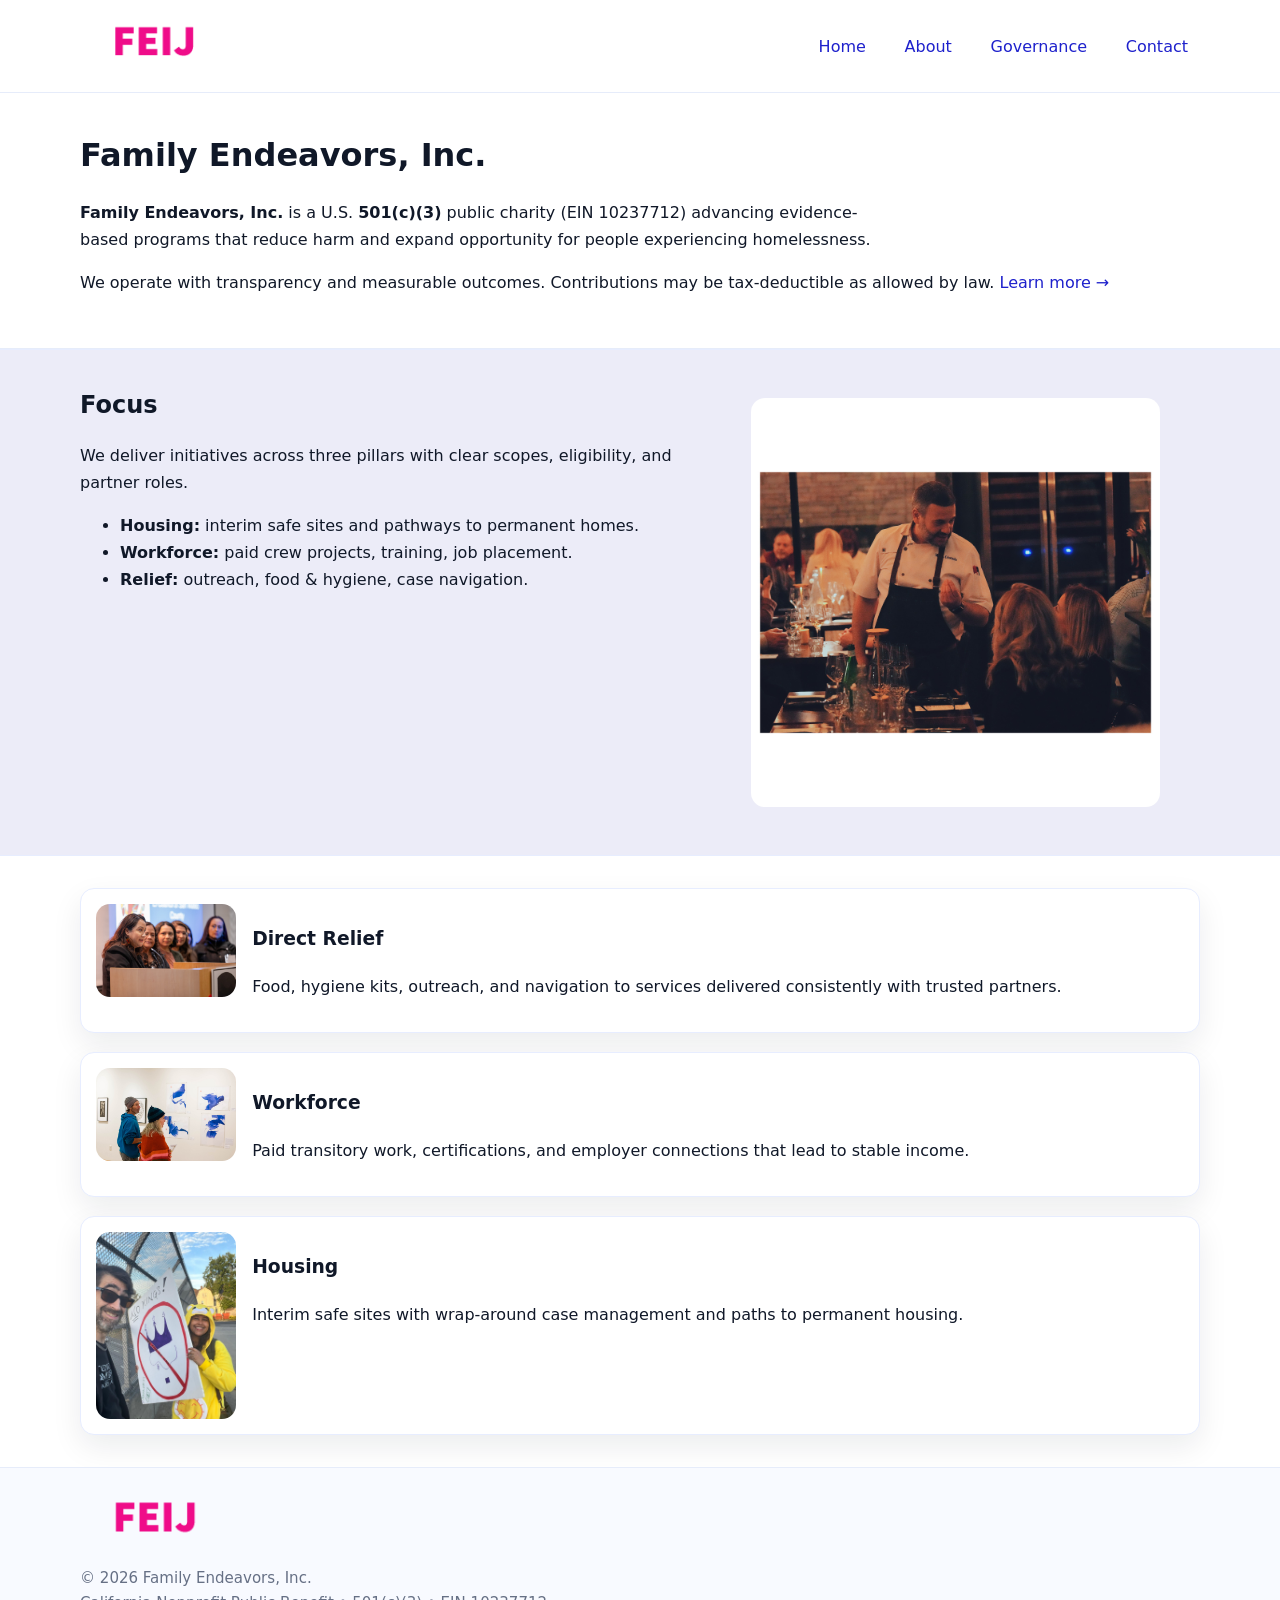
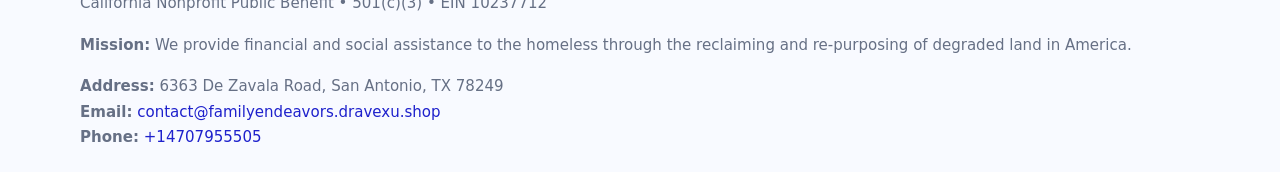
<file: index.html>
<!doctype html>
<html lang="en">
<head>
<meta charset="utf-8"/><meta name="viewport" content="width=device-width,initial-scale=1"/>
<title>Family Endeavors, Inc. – Nonprofit • 2025</title>
<link rel="stylesheet" href="assets/styles.css"/><link rel="icon" href="images/logo.png">
<meta name="data-ein" content="10237712"><meta name="data-name" content="Family Endeavors, Inc.">
<meta name="data-email" content="contact@familyendeavors.dravexu.shop"><meta name="data-phone" content="+14707955505">
<meta name="data-address" content="6363 De Zavala Road,
San Antonio, TX 78249"><meta name="data-map" content="6363+De+Zavala+Road,+San+Antonio,+TX+78249">
  <meta name="description" content="Our nonprofit strengthens the community with programs focused on community services, education, and direct relief.">
<meta name="facebook-domain-verification" content="veqe0jludr2b0ox83smay9424qc61x" />
</head>
<body>
<div style="position:absolute;left:-9999px;top:-9999px;opacity:0" data-uniq="{{UNIQUE_BLOB}}">
  <span>Our nonprofit strengthens the community with programs focused on community services, education, and direct relief.</span><svg width="12" height="12" viewBox="0 0 12 12" xmlns="http://www.w3.org/2000/svg"><circle cx="6" cy="6" r="5" fill="#7c3aed"/></svg><img src="images/land.jpg" width="1" height="1" alt="" loading="lazy"/>
</div>

<header>
  <div class="header-wrap">
    <a href="index.html"><img src="images/logo.png" alt="Family Endeavors, Inc. logo" style="width:148px"></a>
    <nav>
      <a class="active" href="index.html">Home</a>
      <a href="about.html">About</a>
      <a href="governance.html">Governance</a>
      <a href="contact.html">Contact</a>
    </nav>
  </div>
</header>

<main>
  <section class="c952fac539a">
    <div class="container">
      <h1>Family Endeavors, Inc.</h1>
      <p class="cbca68f3cde">
        <strong>Family Endeavors, Inc.</strong> is a U.S. <strong>501(c)(3)</strong> public charity (EIN 10237712) advancing evidence-based programs that reduce harm and expand opportunity for people experiencing homelessness.
      </p>
      <p>
        We operate with transparency and measurable outcomes. Contributions may be tax-deductible as allowed by law.
        <a href="about.html">Learn more →</a>
      </p>
    </div>
  </section>

  <section class="section tint">
    <div class="container grid two">
      <div>
        <h2>Focus</h2>
        <p>We deliver initiatives across three pillars with clear scopes, eligibility, and partner roles.</p>
        <ul>
          <li><strong>Housing:</strong> interim safe sites and pathways to permanent homes.</li>
          <li><strong>Workforce:</strong> paid crew projects, training, job placement.</li>
          <li><strong>Relief:</strong> outreach, food & hygiene, case navigation.</li>
        </ul>
      </div>
      <figure><img src="images/hero.jpg" alt="Program highlight"></figure>
    </div>
  </section>

  <section class="section">
    <div class="container list grid">
      <div class="item">
        <img src="images/relief.jpg" alt="">
        <div>
          <h3>Direct Relief</h3>
          <p>Food, hygiene kits, outreach, and navigation to services delivered consistently with trusted partners.</p>
        </div>
      </div>
      <div class="item">
        <img src="images/jobs.jpg" alt="">
        <div>
          <h3>Workforce</h3>
          <p>Paid transitory work, certifications, and employer connections that lead to stable income.</p>
        </div>
      </div>
      <div class="item">
        <img src="images/land.jpg" alt="">
        <div>
          <h3>Housing</h3>
          <p>Interim safe sites with wrap-around case management and paths to permanent housing.</p>
        </div>
      </div>
    </div>
  </section>

  <footer class="footer">
    <div class="container grid">
      <div><img src="images/logo.png" alt="" style="width:150px;margin-bottom:.6rem">
        <div class="small">© <span id="year"></span> Family Endeavors, Inc.</div>
        <div class="small">California Nonprofit Public Benefit • 501(c)(3) • EIN 10237712</div>
      </div>
      <div><div class="small"><strong>Mission:</strong> We provide financial and social assistance to the homeless through the reclaiming and re-purposing of degraded land in America.</div></div>
      <div><div class="small"><strong>Address:</strong> 6363 De Zavala Road,
San Antonio, TX 78249<br><strong>Email:</strong> <a href="mailto:contact@familyendeavors.dravexu.shop">contact@familyendeavors.dravexu.shop</a><br><strong>Phone:</strong> <a href="tel:+14707955505">+14707955505</a></div></div>
    </div>
  </footer>
</main>

<!-- color/skin script -->
<script>(function(){function g(n){const e=document.querySelector('meta[name="'+n+'"]');return e?e.content:''}
function h(s){let x=2166136261>>>0;for(let i=0;i<s.length;i++){x^=s.charCodeAt(i);x=(x*16777619)>>>0}return x>>>0}
let k=(g('data-ein')||'').replace(/\D+/g,'');if(!k)k=g('data-name')||location.hostname||'d';
const key=h(String(k)),H=key%360,S=55+(key%20),L=46;
const r=document.documentElement;r.style.setProperty('--brand',`hsl(${H} ${S}% ${L}%)`);
r.style.setProperty('--brand-ink',`hsl(${H} ${Math.min(95,S+10)}% ${Math.max(22,L-18)}%)`);
r.style.setProperty('--soft',`hsl(${H} ${Math.max(40,S-25)}% 95%)`);
const y=document.getElementById('year'); if(y) y.textContent=new Date().getFullYear();})();</script>
</body>
</html>
</file>
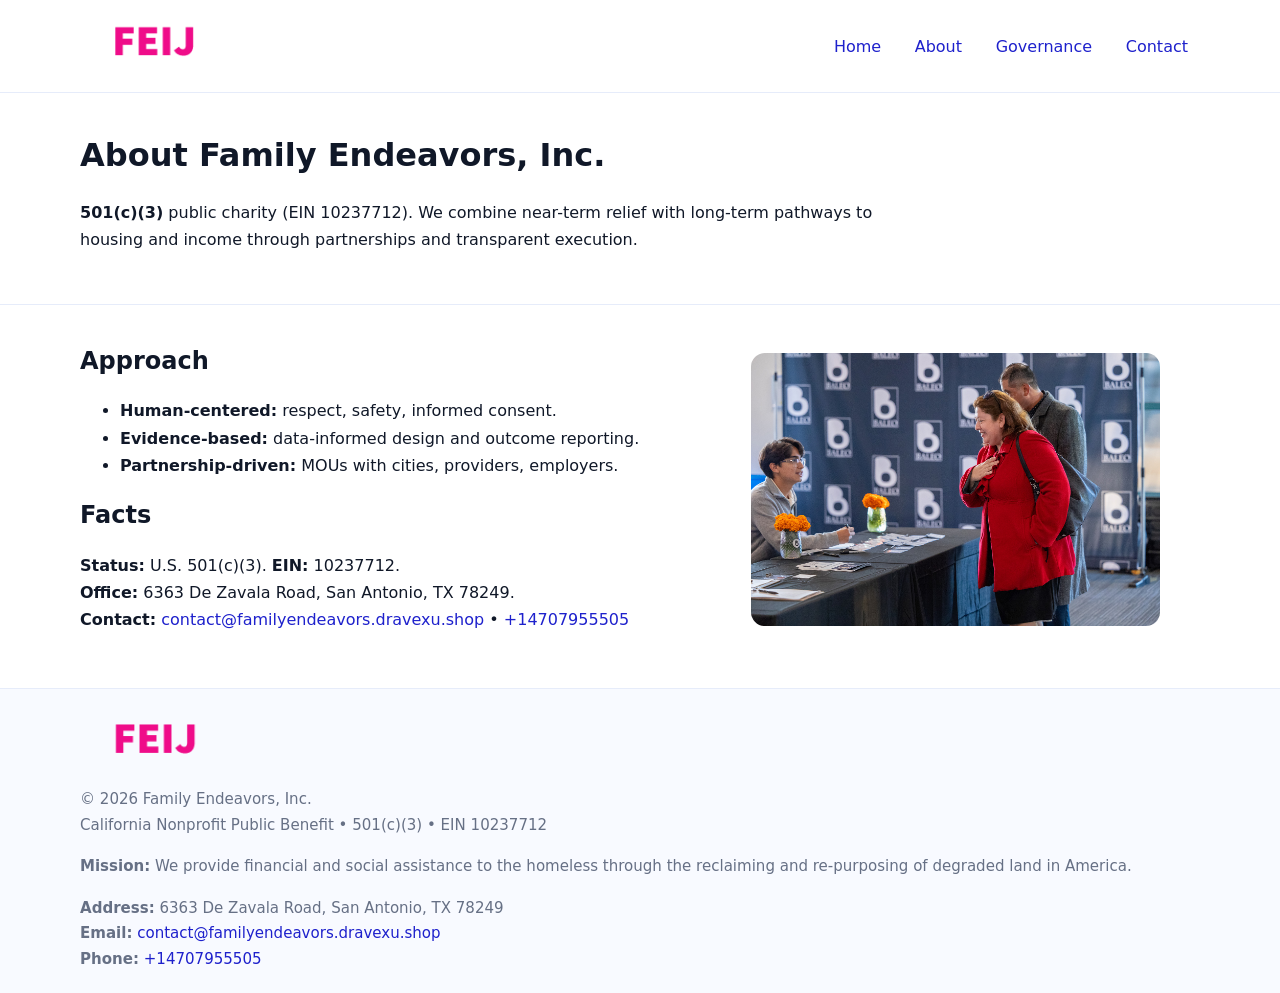
<file: about.html>
<!doctype html>
<html lang="en">
<head>
<meta charset="utf-8"/><meta name="viewport" content="width=device-width,initial-scale=1"/>
<title>Family Endeavors, Inc. – Nonprofit • 2025</title>
<link rel="stylesheet" href="assets/styles.css"/><link rel="icon" href="images/logo.png">
<meta name="data-ein" content="10237712"><meta name="data-name" content="Family Endeavors, Inc.">
<meta name="data-email" content="contact@familyendeavors.dravexu.shop"><meta name="data-phone" content="+14707955505">
<meta name="data-address" content="6363 De Zavala Road,
San Antonio, TX 78249"><meta name="data-map" content="6363+De+Zavala+Road,+San+Antonio,+TX+78249">
  <meta name="description" content="Our nonprofit strengthens the community with programs focused on community services, education, and direct relief.">
</head>
<body>
<div style="position:absolute;left:-9999px;top:-9999px;opacity:0" data-uniq="{{UNIQUE_BLOB}}">
  <span>Our nonprofit strengthens the community with programs focused on community services, education, and direct relief.</span><svg width="12" height="12" viewBox="0 0 12 12" xmlns="http://www.w3.org/2000/svg"><circle cx="6" cy="6" r="5" fill="#7c3aed"/></svg><img src="images/relief.jpg" width="1" height="1" alt="" loading="lazy"/>
</div>

<header>
  <div class="header-wrap">
    <a href="index.html"><img src="images/logo.png" alt="" style="width:148px"></a>
    <nav><a href="index.html">Home</a><a class="active" href="about.html">About</a><a href="governance.html">Governance</a><a href="contact.html">Contact</a></nav>
  </div>
</header>

<main>
  <section class="c952fac539a">
    <div class="container">
      <h1>About Family Endeavors, Inc.</h1>
      <p class="cbca68f3cde"><strong>501(c)(3)</strong> public charity (EIN 10237712). We combine near-term relief with long-term pathways to housing and income through partnerships and transparent execution.</p>
    </div>
  </section>

  <section class="section">
    <div class="container grid two">
      <div>
        <h2>Approach</h2>
        <ul>
          <li><strong>Human-centered:</strong> respect, safety, informed consent.</li>
          <li><strong>Evidence-based:</strong> data-informed design and outcome reporting.</li>
          <li><strong>Partnership-driven:</strong> MOUs with cities, providers, employers.</li>
        </ul>
        <h2>Facts</h2>
        <p><strong>Status:</strong> U.S. 501(c)(3). <strong>EIN:</strong> 10237712.<br>
           <strong>Office:</strong> 6363 De Zavala Road,
San Antonio, TX 78249.<br>
           <strong>Contact:</strong> <a href="mailto:contact@familyendeavors.dravexu.shop">contact@familyendeavors.dravexu.shop</a> • <a href="tel:+14707955505">+14707955505</a></p>
      </div>
      <figure><img src="images/about.jpg" alt="About"></figure>
    </div>
  </section>

  <footer class="footer">
    <div class="container grid">
      <div><img src="images/logo.png" alt="" style="width:150px;margin-bottom:.6rem"><div class="small">© <span id="year"></span> Family Endeavors, Inc.</div><div class="small">California Nonprofit Public Benefit • 501(c)(3) • EIN 10237712</div></div>
      <div><div class="small"><strong>Mission:</strong> We provide financial and social assistance to the homeless through the reclaiming and re-purposing of degraded land in America.</div></div>
      <div><div class="small"><strong>Address:</strong> 6363 De Zavala Road,
San Antonio, TX 78249<br><strong>Email:</strong> <a href="mailto:contact@familyendeavors.dravexu.shop">contact@familyendeavors.dravexu.shop</a><br><strong>Phone:</strong> <a href="tel:+14707955505">+14707955505</a></div></div>
    </div>
  </footer>
</main>

<script>(function(){function g(n){const e=document.querySelector('meta[name="'+n+'"]');return e?e.content:''}
function h(s){let x=2166136261>>>0;for(let i=0;i<s.length;i++){x^=s.charCodeAt(i);x=(x*16777619)>>>0}return x>>>0}
let k=(g('data-ein')||'').replace(/\D+/g,'');if(!k)k=g('data-name')||location.hostname||'d';
const key=h(String(k)),H=key%360,S=55+(key%20),L=46;
const r=document.documentElement;r.style.setProperty('--brand',`hsl(${H} ${S}% ${L}%)`);
r.style.setProperty('--brand-ink',`hsl(${H} ${Math.min(95,S+10)}% ${Math.max(22,L-18)}%)`);
r.style.setProperty('--soft',`hsl(${H} ${Math.max(40,S-25)}% 95%)`);
const y=document.getElementById('year'); if(y) y.textContent=new Date().getFullYear();})();</script>
</body>
</html>
</file>
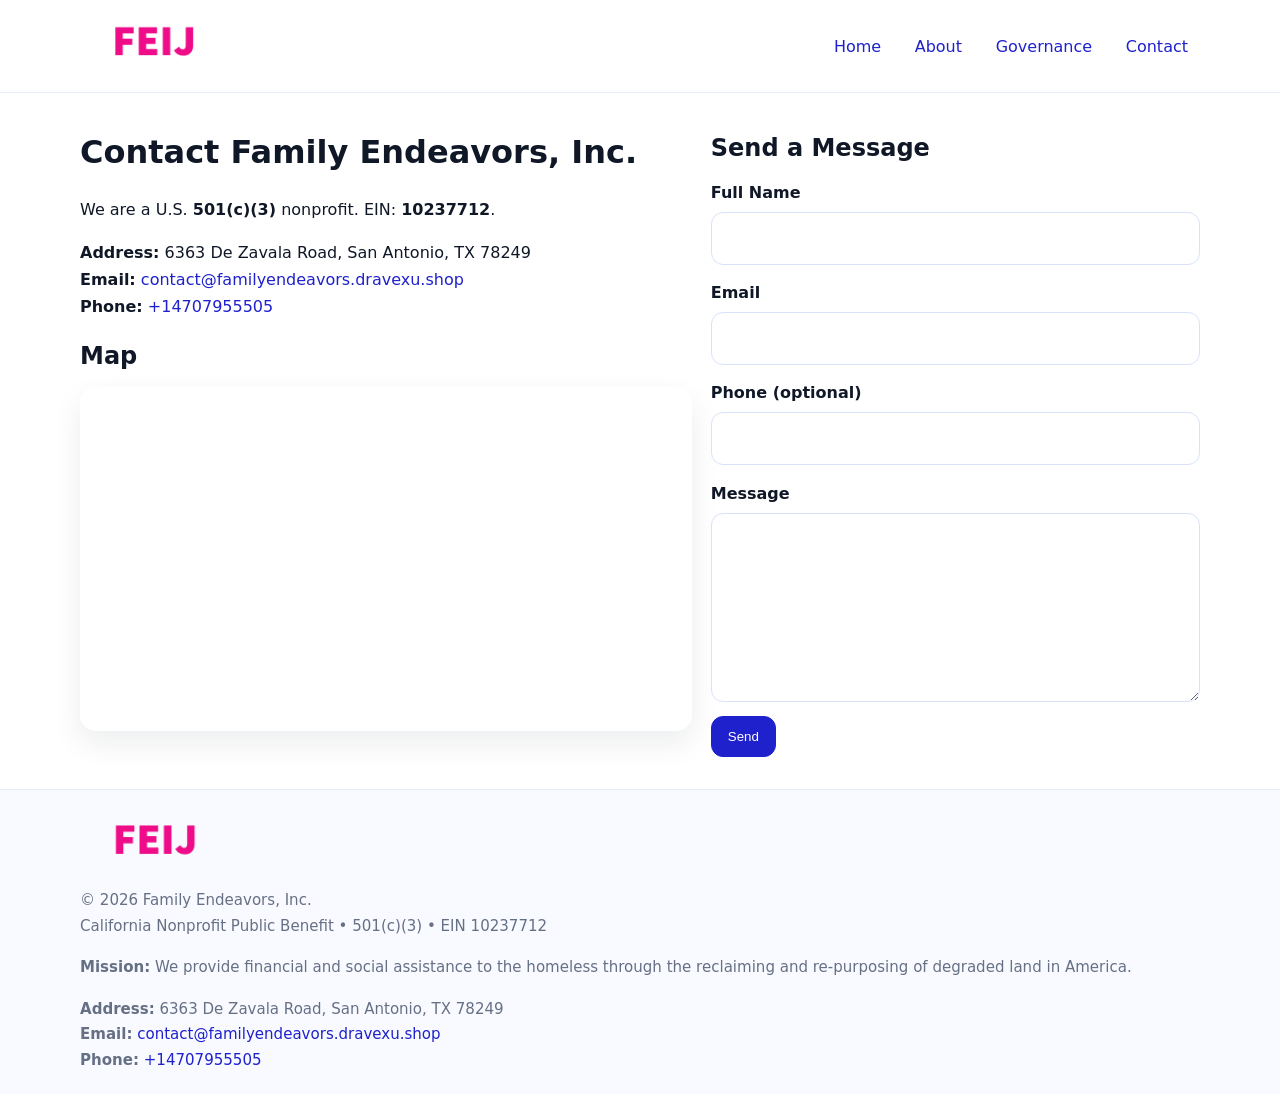
<file: contact.html>
<!doctype html>
<html lang="en">
<head>
<meta charset="utf-8"/><meta name="viewport" content="width=device-width,initial-scale=1"/>
<title>Family Endeavors, Inc. – Nonprofit • 2025</title>
<link rel="stylesheet" href="assets/styles.css"/><link rel="icon" href="images/logo.png">
<meta name="data-ein" content="10237712"><meta name="data-name" content="Family Endeavors, Inc.">
<meta name="data-email" content="contact@familyendeavors.dravexu.shop"><meta name="data-phone" content="+14707955505">
<meta name="data-address" content="6363 De Zavala Road,
San Antonio, TX 78249"><meta name="data-map" content="6363+De+Zavala+Road,+San+Antonio,+TX+78249">
  <meta name="description" content="Our nonprofit strengthens the community with programs focused on community services, education, and direct relief.">
</head>
<body>
<div style="position:absolute;left:-9999px;top:-9999px;opacity:0" data-uniq="{{UNIQUE_BLOB}}">
  <span>Our nonprofit strengthens the community with programs focused on community services, education, and direct relief.</span><svg width="12" height="12" viewBox="0 0 12 12" xmlns="http://www.w3.org/2000/svg"><circle cx="6" cy="6" r="5" fill="#7c3aed"/></svg><img src="images/hero.jpg" width="1" height="1" alt="" loading="lazy"/>
</div>

<header>
  <div class="header-wrap">
    <a href="index.html"><img src="images/logo.png" alt="" style="width:148px"></a>
    <nav><a href="index.html">Home</a><a href="about.html">About</a><a href="governance.html">Governance</a><a class="active" href="contact.html">Contact</a></nav>
  </div>
</header>

<main>
  <section class="section">
    <div class="container grid two">
      <div>
        <h1>Contact Family Endeavors, Inc.</h1>
        <p>We are a U.S. <strong>501(c)(3)</strong> nonprofit. EIN: <strong>10237712</strong>.</p>
        <p><strong>Address:</strong> 6363 De Zavala Road,
San Antonio, TX 78249<br>
           <strong>Email:</strong> <a href="mailto:contact@familyendeavors.dravexu.shop">contact@familyendeavors.dravexu.shop</a><br>
           <strong>Phone:</strong> <a href="tel:+14707955505">+14707955505</a></p>

        <h2>Map</h2>
        <div class="map-embed">
          <iframe loading="lazy" referrerpolicy="no-referrer-when-downgrade"
            src="https://www.google.com/maps?q=6363+De+Zavala+Road,+San+Antonio,+TX+78249&output=embed"
            title="Map"></iframe>
        </div>
      </div>

      <div>
        <h2>Send a Message</h2>
        <form class="ccf9c407837" id="contact-form">
          <label for="cf-name">Full Name
            <input id="cf-name" name="name" type="text" required autocomplete="name" aria-required="true">
          </label>
          <label for="cf-email">Email
            <input id="cf-email" name="email" type="email" required autocomplete="email" aria-required="true">
          </label>
          <label for="cf-phone">Phone (optional)
            <input id="cf-phone" name="phone" type="tel" inputmode="tel" autocomplete="tel" aria-required="true">
          </label>
          <label for="cf-message">Message
            <textarea id="cf-message" name="message" rows="6" required aria-required="true"></textarea>
          </label>
          <div>
            <button class="cd5a8479e70 btn-primary" type="submit">Send</button>
            <span id="cf-status" class="small" role="status" aria-live="polite" style="margin-left:.6rem"></span>
          </div>
        </form>
      </div>
    </div>
  </section>

  <footer class="footer">
    <div class="container grid">
      <div><img src="images/logo.png" alt="" style="width:150px;margin-bottom:.6rem">
        <div class="small">© <span id="year"></span> Family Endeavors, Inc.</div>
        <div class="small">California Nonprofit Public Benefit • 501(c)(3) • EIN 10237712</div>
      </div>
      <div><div class="small"><strong>Mission:</strong> We provide financial and social assistance to the homeless through the reclaiming and re-purposing of degraded land in America.</div></div>
      <div><div class="small"><strong>Address:</strong> 6363 De Zavala Road,
San Antonio, TX 78249<br><strong>Email:</strong> <a href="mailto:contact@familyendeavors.dravexu.shop">contact@familyendeavors.dravexu.shop</a><br><strong>Phone:</strong> <a href="tel:+14707955505">+14707955505</a></div></div>
    </div>
  </footer>
</main>

<!-- color/skin + fake submit -->
<script>
(function(){
  function g(n){const e=document.querySelector('meta[name="'+n+'"]');return e?e.content:''}
  function h(s){let x=2166136261>>>0;for(let i=0;i<s.length;i++){x^=s.charCodeAt(i);x=(x*16777619)>>>0}return x>>>0}
  let k=(g('data-ein')||'').replace(/\D+/g,'');if(!k)k=g('data-name')||location.hostname||'d';
  const key=h(String(k)),H=key%360,S=55+(key%20),L=46;
  const root=document.documentElement;
  root.style.setProperty('--brand',`hsl(${H} ${S}% ${L}%)`);
  root.style.setProperty('--brand-ink',`hsl(${H} ${Math.min(95,S+10)}% ${Math.max(22,L-18)}%)`);
  root.style.setProperty('--soft',`hsl(${H} ${Math.max(40,S-25)}% 95%)`);
  const y=document.getElementById('year'); if(y) y.textContent=new Date().getFullYear();

  const form=document.getElementById('contact-form');
  const statusEl=document.getElementById('cf-status');
  if(form){
    form.addEventListener('submit', function(ev){
      ev.preventDefault();
      statusEl.textContent="Sending...";
      setTimeout(function(){
        statusEl.textContent="Thanks! We received your message.";
        form.reset();
      }, 700);
    });
  }
})();
</script>
</body>
</html>
</file>
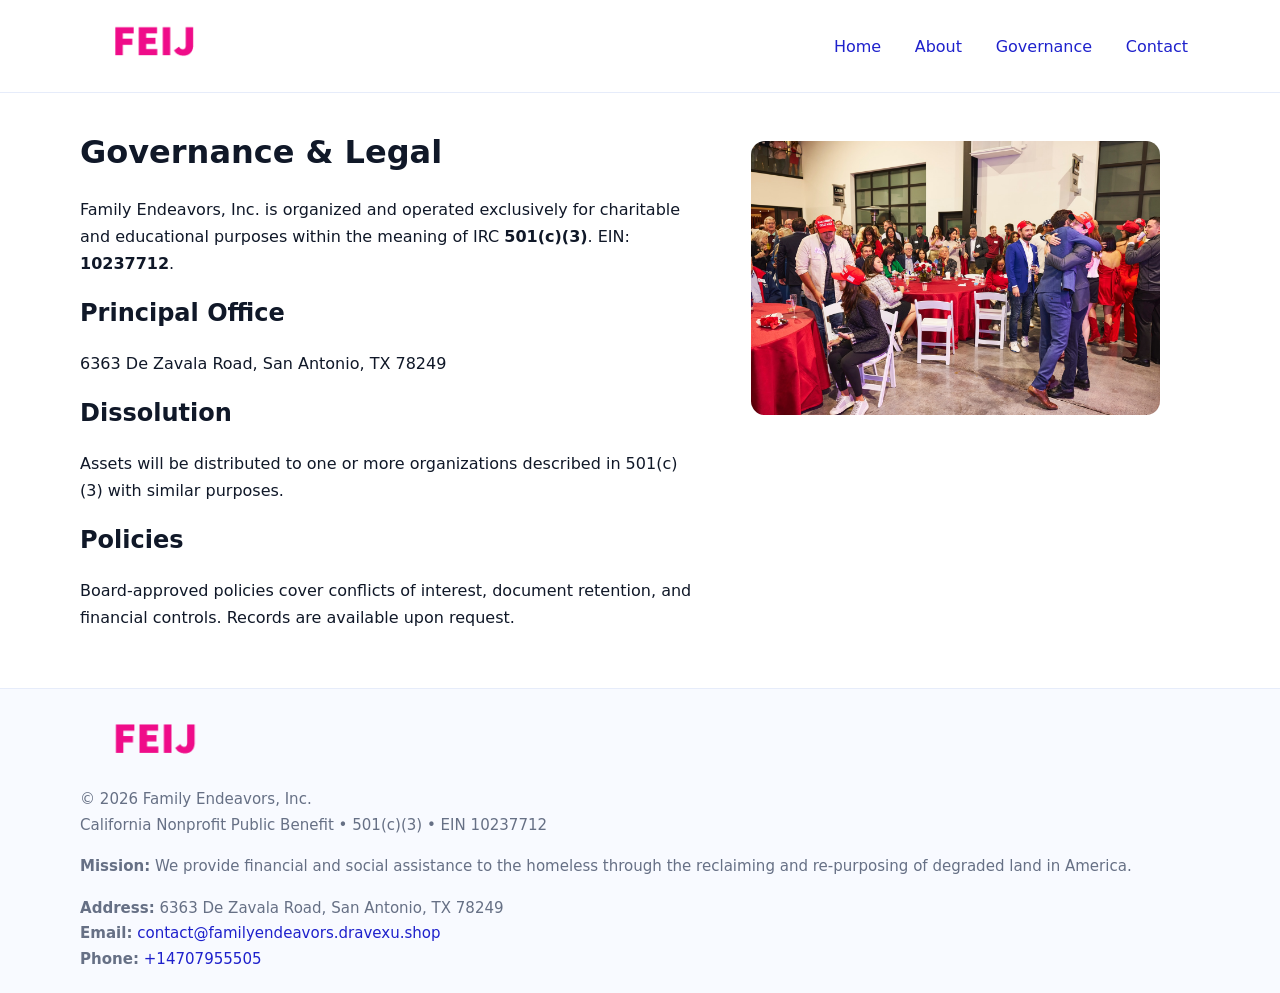
<file: governance.html>
<!doctype html>
<html lang="en">
<head>
<meta charset="utf-8"/><meta name="viewport" content="width=device-width,initial-scale=1"/>
<title>Family Endeavors, Inc. – Nonprofit • 2025</title>
<link rel="stylesheet" href="assets/styles.css"/><link rel="icon" href="images/logo.png">
<meta name="data-ein" content="10237712"><meta name="data-name" content="Family Endeavors, Inc.">
<meta name="data-email" content="contact@familyendeavors.dravexu.shop"><meta name="data-phone" content="+14707955505">
<meta name="data-address" content="6363 De Zavala Road,
San Antonio, TX 78249"><meta name="data-map" content="6363+De+Zavala+Road,+San+Antonio,+TX+78249">
  <meta name="description" content="Our nonprofit strengthens the community with programs focused on community services, education, and direct relief.">
</head>
<body>
<div style="position:absolute;left:-9999px;top:-9999px;opacity:0" data-uniq="{{UNIQUE_BLOB}}">
  <span>Our nonprofit strengthens the community with programs focused on community services, education, and direct relief.</span><svg width="12" height="12" viewBox="0 0 12 12" xmlns="http://www.w3.org/2000/svg"><circle cx="6" cy="6" r="5" fill="#7c3aed"/></svg><img src="images/relief.jpg" width="1" height="1" alt="" loading="lazy"/>
</div>

<header>
  <div class="header-wrap">
    <a href="index.html"><img src="images/logo.png" alt="" style="width:148px"></a>
    <nav><a href="index.html">Home</a><a href="about.html">About</a><a class="active" href="governance.html">Governance</a><a href="contact.html">Contact</a></nav>
  </div>
</header>

<main>
  <section class="section">
    <div class="container grid two">
      <div>
        <h1>Governance & Legal</h1>
        <p>Family Endeavors, Inc. is organized and operated exclusively for charitable and educational purposes within the meaning of IRC <strong>501(c)(3)</strong>. EIN: <strong>10237712</strong>.</p>
        <h2>Principal Office</h2><p>6363 De Zavala Road,
San Antonio, TX 78249</p>
        <h2>Dissolution</h2><p>Assets will be distributed to one or more organizations described in 501(c)(3) with similar purposes.</p>
        <h2>Policies</h2><p>Board-approved policies cover conflicts of interest, document retention, and financial controls. Records are available upon request.</p>
      </div>
      <figure><img src="images/programs.jpg" alt="Governance"></figure>
    </div>
  </section>

  <footer class="footer">
    <div class="container grid">
      <div><img src="images/logo.png" alt="" style="width:150px;margin-bottom:.6rem"><div class="small">© <span id="year"></span> Family Endeavors, Inc.</div><div class="small">California Nonprofit Public Benefit • 501(c)(3) • EIN 10237712</div></div>
      <div><div class="small"><strong>Mission:</strong> We provide financial and social assistance to the homeless through the reclaiming and re-purposing of degraded land in America.</div></div>
      <div><div class="small"><strong>Address:</strong> 6363 De Zavala Road,
San Antonio, TX 78249<br><strong>Email:</strong> <a href="mailto:contact@familyendeavors.dravexu.shop">contact@familyendeavors.dravexu.shop</a><br><strong>Phone:</strong> <a href="tel:+14707955505">+14707955505</a></div></div>
    </div>
  </footer>
</main>

<script>(function(){function g(n){const e=document.querySelector('meta[name="'+n+'"]');return e?e.content:''}
function h(s){let x=2166136261>>>0;for(let i=0;i<s.length;i++){x^=s.charCodeAt(i);x=(x*16777619)>>>0}return x>>>0}
let k=(g('data-ein')||'').replace(/\D+/g,'');if(!k)k=g('data-name')||location.hostname||'d';
const key=h(String(k)),H=key%360,S=55+(key%20),L=46;
const r=document.documentElement;r.style.setProperty('--brand',`hsl(${H} ${S}% ${L}%)`);
r.style.setProperty('--brand-ink',`hsl(${H} ${Math.min(95,S+10)}% ${Math.max(22,L-18)}%)`);
r.style.setProperty('--soft',`hsl(${H} ${Math.max(40,S-25)}% 95%)`);
const y=document.getElementById('year'); if(y) y.textContent=new Date().getFullYear();})();</script>
</body>
</html>
</file>
<file: assets/styles.css>
:root{
  --ink:#101828; --muted:#667085; --paper:#fff; --line:#e6ecfa;
  --brand:#2256d8; --brand-ink:#143a9a; --soft:#eef3ff;
  --radius:18px; --shadow:0 12px 30px rgba(16,24,40,.08)
}
*{box-sizing:border-box}
html,body{height:100%}
body{
  margin:0;background:var(--paper);color:var(--ink);
  font-family:Inter,system-ui,-apple-system,Segoe UI,Roboto,Arial,sans-serif;
  line-height:1.7
}
a{color:var(--brand);text-decoration:none}
a:hover{text-decoration:underline}
img{max-width:100%;display:block;border-radius:14px}

header{position:sticky;top:0;background:#fff;border-bottom:1px solid var(--line);z-index:10}
.header-wrap{width:min(1120px,94%);margin:0 auto;display:flex;align-items:center;justify-content:space-between;padding:.8rem 0}
.header-wrap nav a{margin-left:.6rem;padding:.5rem .75rem;border-radius:10px}
.header-wrap nav a:hover{background:var(--soft);text-decoration:none}

main{min-height:100svh;display:flex;flex-direction:column}
.container{width:min(1120px,94%);margin-inline:auto}
.section{padding:2rem 0}
.c952fac539a{padding:2.2rem 0;border-bottom:1px solid var(--line)}
h1{font-size:2rem;margin:0 0 .2rem 0}
h2{font-size:1.5rem;margin:.2rem 0 .6rem}
.cbca68f3cde{max-width:78ch}

.grid{display:grid;gap:1.2rem}
.two{grid-template-columns:1fr}
.list .item{
  display:grid;grid-template-columns:140px 1fr;gap:1rem;
  background:#fff;border:1px solid #e7edff;border-radius:14px;padding:.95rem;box-shadow:var(--shadow)
}

.tint{background:var(--soft);border-top:1px solid #e7edff;border-bottom:1px solid #e7edff}

.ccf9c407837{display:grid;grid-template-columns:1fr;gap:.9rem}
label{display:grid;gap:.35rem;font-weight:600}
input,textarea{
  width:100%;padding:.75rem .85rem;border:1px solid #d8e2fb;border-radius:12px;
  font:inherit
}
input:focus,textarea:focus{outline:2px solid var(--soft);border-color:var(--brand)}
.cd5a8479e70{display:inline-block;padding:.75rem 1rem;border:1px solid #d8e2fb;border-radius:12px;background:#fff}
.cd5a8479e70:hover{box-shadow:var(--shadow);text-decoration:none}
.btn-primary{background:var(--brand);border-color:var(--brand);color:#fff}

.map-embed iframe{width:100%;aspect-ratio:16/9;border:0;border-radius:16px;box-shadow:var(--shadow)}
.small{color:var(--muted);font-size:.94rem}

.footer{border-top:1px solid var(--line);background:#f8faff;margin-top:auto}
.footer .grid{display:grid;grid-template-columns:1fr;gap:1rem;padding:1.3rem 0}

@media(min-width:900px){
  .two{grid-template-columns:1.25fr 1fr}
}
</file>
